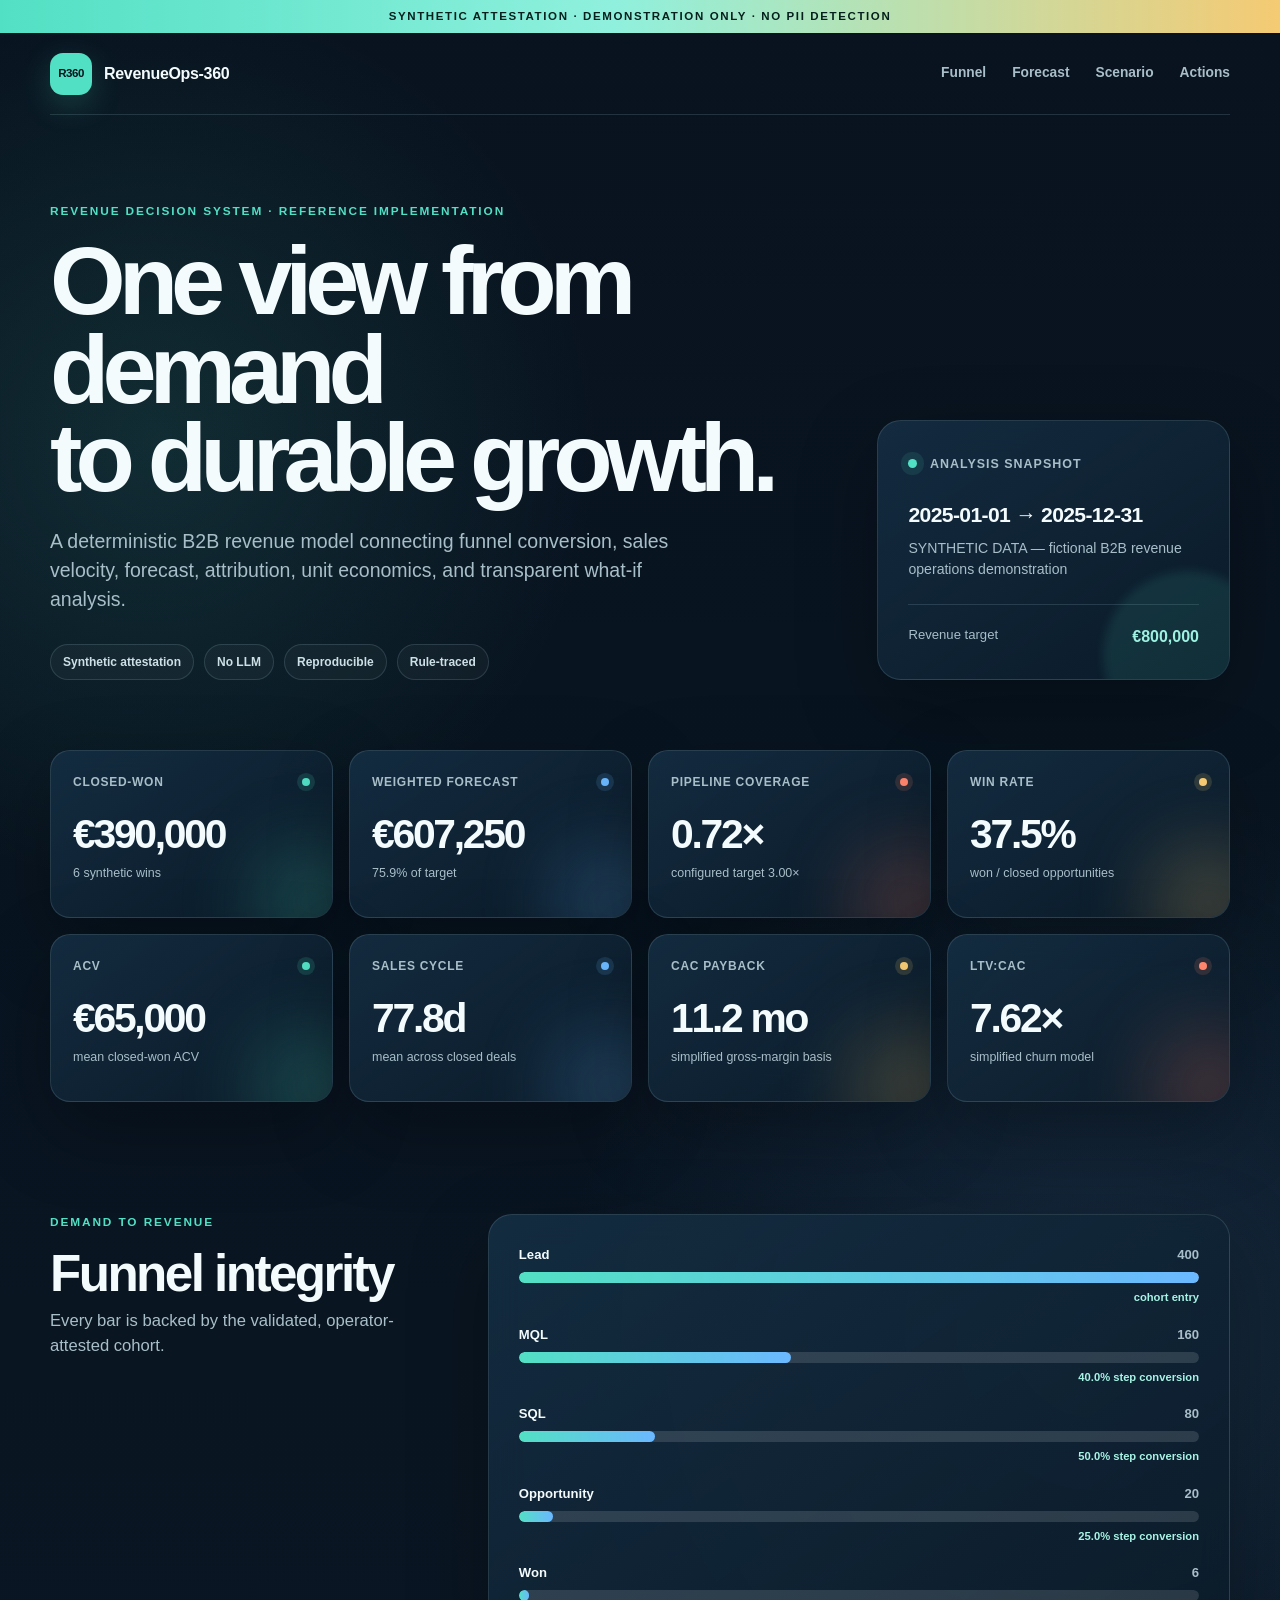
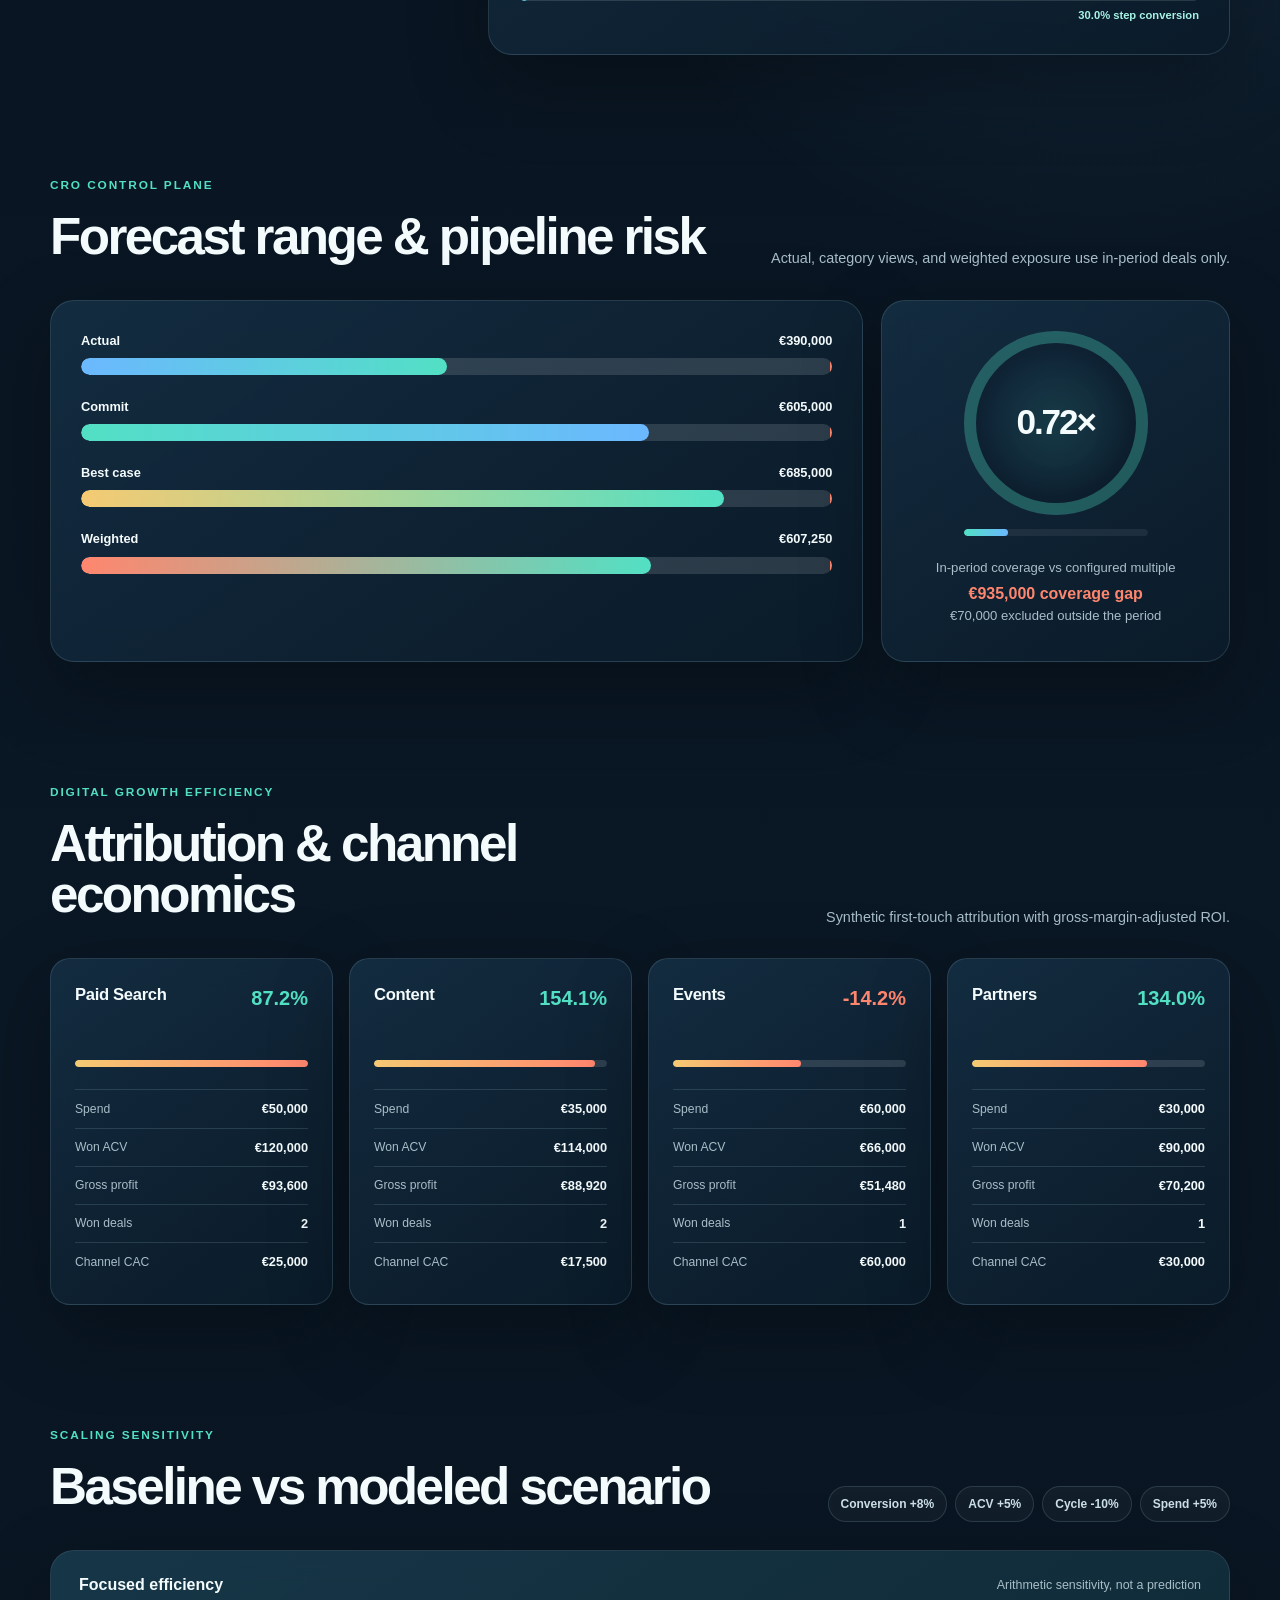
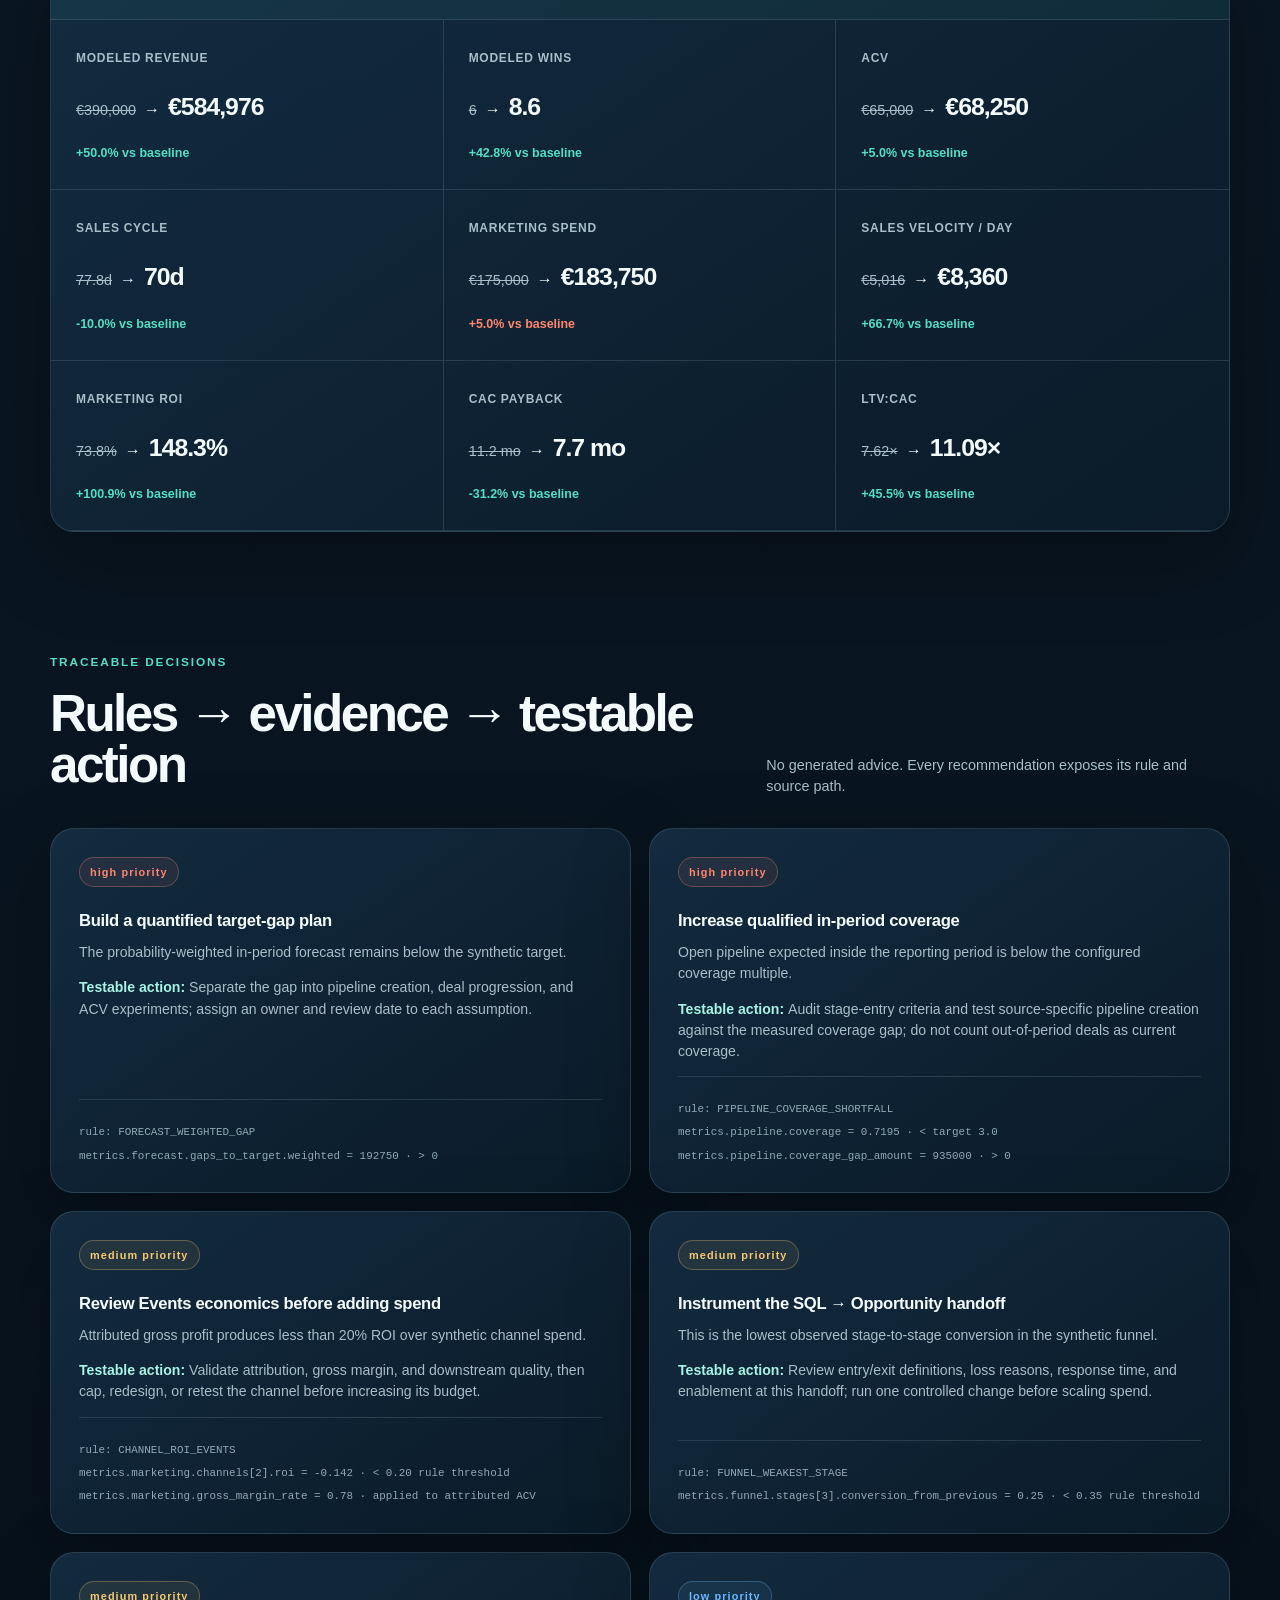
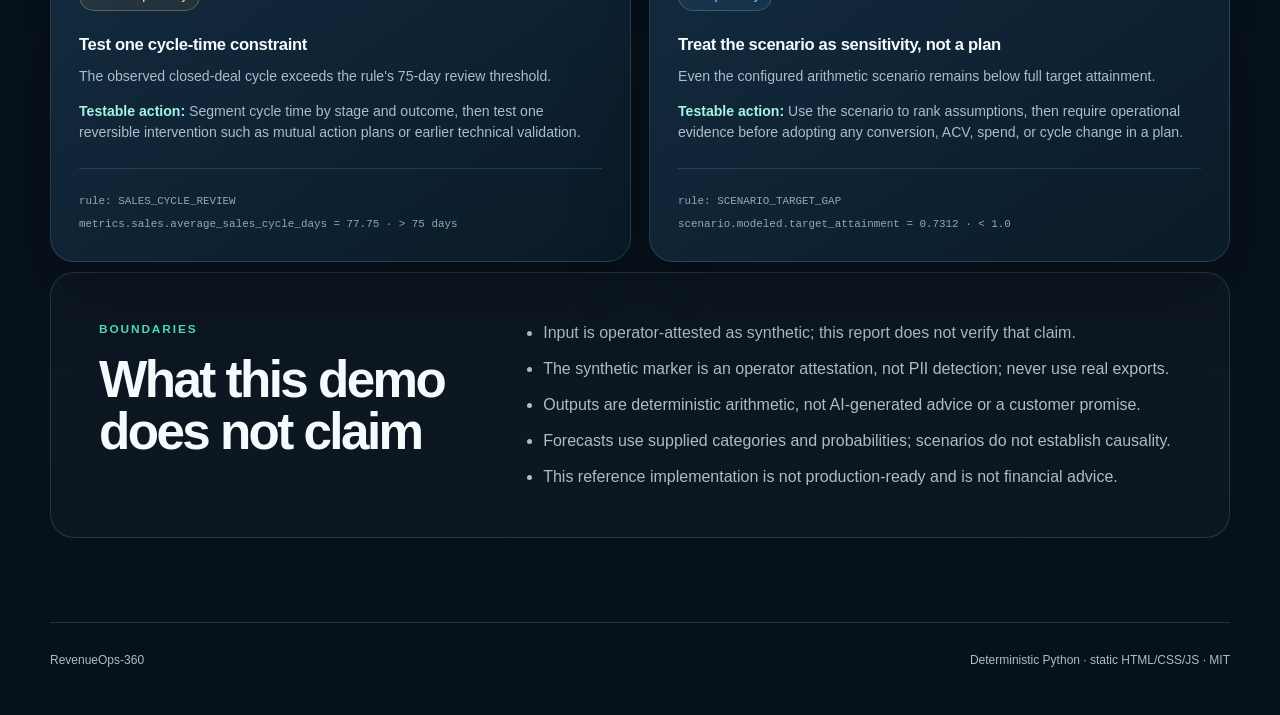
<file: docs/index.html>
<!doctype html>
<html lang="en">
  <head>
    <meta charset="utf-8">
    <meta name="viewport" content="width=device-width, initial-scale=1">
    <meta name="theme-color" content="#08131f">
    <meta name="description" content="Synthetic RevenueOps-360 analytics demonstration">
    <meta http-equiv="Content-Security-Policy" content="default-src 'self'; script-src 'self'; style-src 'self'; img-src 'self' data:; object-src 'none'; base-uri 'none'; form-action 'none'">
    <title>RevenueOps-360 · Synthetic Revenue Command Center</title>
    <link rel="stylesheet" href="styles.css">
  </head>
  <body>
    <div class="synthetic-banner" role="status">
      SYNTHETIC ATTESTATION · DEMONSTRATION ONLY · NO PII DETECTION
    </div>

    <header class="hero shell">
      <nav class="nav" aria-label="Dashboard sections">
        <a class="brand" href="#top" aria-label="RevenueOps-360 home">
          <span class="brand-mark">R360</span>
          <span>RevenueOps-360</span>
        </a>
        <div class="nav-links">
          <a href="#funnel">Funnel</a>
          <a href="#forecast">Forecast</a>
          <a href="#scenario">Scenario</a>
          <a href="#actions">Actions</a>
        </div>
      </nav>

      <div class="hero-grid" id="top">
        <div>
          <p class="eyebrow">Revenue decision system · reference implementation</p>
          <h1>One view from demand<br>to durable growth.</h1>
          <p class="hero-copy">
            A deterministic B2B revenue model connecting funnel conversion, sales velocity,
            forecast, attribution, unit economics, and transparent what-if analysis.
          </p>
          <div class="trust-row" aria-label="System properties">
            <span>Synthetic attestation</span>
            <span>No LLM</span>
            <span>Reproducible</span>
            <span>Rule-traced</span>
          </div>
        </div>
        <aside class="hero-panel" aria-label="Dataset summary">
          <span class="pulse"></span>
          <p class="panel-label">Analysis snapshot</p>
          <strong id="period">—</strong>
          <p id="dataset-label">—</p>
          <div class="target-line">
            <span>Revenue target</span>
            <strong id="target">—</strong>
          </div>
        </aside>
      </div>
    </header>

    <main class="shell">
      <section class="kpi-grid" id="scorecard" aria-label="Executive scorecard"></section>

      <section class="section split" id="funnel">
        <div>
          <p class="eyebrow">Demand to revenue</p>
          <h2>Funnel integrity</h2>
          <p class="section-copy">Every bar is backed by the validated, operator-attested cohort.</p>
        </div>
        <div class="card chart-card" id="funnel-chart" aria-label="Funnel conversion chart"></div>
      </section>

      <section class="section" id="forecast">
        <div class="section-heading">
          <div>
            <p class="eyebrow">CRO control plane</p>
            <h2>Forecast range & pipeline risk</h2>
          </div>
          <p class="section-copy">Actual, category views, and weighted exposure use in-period deals only.</p>
        </div>
        <div class="two-column">
          <div class="card chart-card" id="forecast-chart" aria-label="Forecast comparison chart"></div>
          <div class="card coverage-card" id="coverage-card"></div>
        </div>
      </section>

      <section class="section" id="marketing">
        <div class="section-heading">
          <div>
            <p class="eyebrow">Digital growth efficiency</p>
            <h2>Attribution & channel economics</h2>
          </div>
          <p class="section-copy">Synthetic first-touch attribution with gross-margin-adjusted ROI.</p>
        </div>
        <div class="channel-grid" id="channel-grid"></div>
      </section>

      <section class="section scenario-section" id="scenario">
        <div class="section-heading">
          <div>
            <p class="eyebrow">Scaling sensitivity</p>
            <h2>Baseline vs modeled scenario</h2>
          </div>
          <div class="scenario-inputs" id="scenario-inputs"></div>
        </div>
        <div class="card scenario-card">
          <div class="scenario-note">
            <strong id="scenario-name">—</strong>
            <span>Arithmetic sensitivity, not a prediction</span>
          </div>
          <div id="scenario-comparison" class="scenario-comparison"></div>
        </div>
      </section>

      <section class="section" id="actions">
        <div class="section-heading">
          <div>
            <p class="eyebrow">Traceable decisions</p>
            <h2>Rules → evidence → testable action</h2>
          </div>
          <p class="section-copy">No generated advice. Every recommendation exposes its rule and source path.</p>
        </div>
        <div class="recommendation-grid" id="recommendations"></div>
      </section>

      <section class="section methodology" id="methodology">
        <div>
          <p class="eyebrow">Boundaries</p>
          <h2>What this demo does not claim</h2>
        </div>
        <ul id="disclaimers"></ul>
      </section>
    </main>

    <footer class="footer shell">
      <span>RevenueOps-360</span>
      <span>Deterministic Python · static HTML/CSS/JS · MIT</span>
    </footer>

    <noscript>This dashboard requires local JavaScript to render the embedded synthetic report.</noscript>
    <template id="report-data">{"dataset": {"currency": "EUR", "dataset_id": "synthetic-b2b-revenue-v1", "label": "SYNTHETIC DATA — fictional B2B revenue operations demonstration", "period_end": "2025-12-31", "period_start": "2025-01-01", "synthetic": true}, "disclaimers": ["Input is operator-attested as synthetic; this report does not verify that claim.", "The synthetic marker is an operator attestation, not PII detection; never use real exports.", "Outputs are deterministic arithmetic, not AI-generated advice or a customer promise.", "Forecasts use supplied categories and probabilities; scenarios do not establish causality.", "This reference implementation is not production-ready and is not financial advice."], "metrics": {"forecast": {"actual": 390000.0, "attainment": {"actual": 0.4875, "best_case": 0.8562, "commit": 0.7562, "weighted": 0.7591}, "best_case": 685000.0, "commit": 605000.0, "formula_notes": {"best_case": "actual + in-period commit + in-period best_case ACV", "commit": "actual + full ACV of in-period commit opportunities", "weighted": "actual + sum(in-period open ACV * probability)"}, "gaps_to_target": {"actual": 410000.0, "best_case": 115000.0, "commit": 195000.0, "weighted": 192750.0}, "target": 800000.0, "weighted": 607250.0}, "funnel": {"formula": "next_stage_count / previous_stage_count", "overall_conversion": 0.015, "stages": [{"conversion_from_previous": null, "count": 400, "stage": "Lead"}, {"conversion_from_previous": 0.4, "count": 160, "stage": "MQL"}, {"conversion_from_previous": 0.5, "count": 80, "stage": "SQL"}, {"conversion_from_previous": 0.25, "count": 20, "stage": "Opportunity"}, {"conversion_from_previous": 0.3, "count": 6, "stage": "Won"}]}, "marketing": {"attributed_gross_profit": 304200.0, "attributed_revenue": 390000.0, "attribution_model": "synthetic first-touch marketing_source", "channels": [{"attributed_gross_profit": 93600.0, "attributed_revenue": 120000.0, "channel": "Paid Search", "channel_cac": 25000.0, "cost_per_lead": 384.62, "leads": 130, "opportunities": 6, "roas": 2.4, "roi": 0.872, "roi_unavailable_reason": null, "spend": 50000.0, "won_deals": 2}, {"attributed_gross_profit": 88920.0, "attributed_revenue": 114000.0, "channel": "Content", "channel_cac": 17500.0, "cost_per_lead": 291.67, "leads": 120, "opportunities": 6, "roas": 3.2571, "roi": 1.5406, "roi_unavailable_reason": null, "spend": 35000.0, "won_deals": 2}, {"attributed_gross_profit": 51480.0, "attributed_revenue": 66000.0, "channel": "Events", "channel_cac": 60000.0, "cost_per_lead": 750.0, "leads": 80, "opportunities": 4, "roas": 1.1, "roi": -0.142, "roi_unavailable_reason": null, "spend": 60000.0, "won_deals": 1}, {"attributed_gross_profit": 70200.0, "attributed_revenue": 90000.0, "channel": "Partners", "channel_cac": 30000.0, "cost_per_lead": 428.57, "leads": 70, "opportunities": 4, "roas": 3.0, "roi": 1.34, "roi_unavailable_reason": null, "spend": 30000.0, "won_deals": 1}], "cost_per_lead": 437.5, "formula": "ROI = (closed-won attributed ACV * gross margin rate - channel spend) / channel spend", "gross_margin_rate": 0.78, "marketing_cac": 29166.67, "roas": 2.2286, "roi": 0.7383, "roi_unavailable_reason": null, "total_spend": 175000.0}, "pipeline": {"all_open_pipeline": 365000.0, "coverage": 0.7195, "coverage_gap_amount": 935000.0, "coverage_status": "measured", "coverage_target": 3.0, "formula": "in_period_open_pipeline / max(target - actual, 0)", "in_period_open_deals": 3, "in_period_open_pipeline": 295000.0, "out_of_period_open_pipeline": 70000.0, "remaining_target": 410000.0}, "sales": {"average_contract_value": 65000.0, "average_sales_cycle_days": 77.75, "closed_won_revenue": 390000.0, "formulas": {"average_contract_value": "closed_won_revenue / won_deals", "sales_cycle": "mean(close_date - created_date) across closed deals", "sales_velocity": "funnel opportunities * opportunity-to-won rate * ACV / cycle", "win_rate": "won / (won + lost)"}, "lost_deals": 10, "median_sales_cycle_days": 72.5, "open_deals": 4, "sales_velocity_opportunity_to_won_rate": 0.3, "sales_velocity_per_day": 5016.08, "win_rate": 0.375, "won_deals": 6}, "unit_economics": {"annual_logo_churn_rate": 0.14, "blended_cac": 47500.0, "cac_payback_months": 11.24, "estimated_ltv": 362142.86, "formula_notes": {"blended_cac": "(marketing spend + sales acquisition spend) / new customers", "cac_payback": "blended CAC / (ACV * gross margin / 12)", "estimated_ltv": "ACV * gross margin / annual logo churn", "ltv_to_cac": "estimated LTV / blended CAC"}, "gross_margin_rate": 0.78, "ltv_to_cac": 7.62, "marketing_spend": 175000.0, "new_customers": 6, "sales_acquisition_spend": 110000.0, "total_acquisition_spend": 285000.0, "unavailable_reasons": []}}, "recommendations": [{"action": "Separate the gap into pipeline creation, deal progression, and ACV experiments; assign an owner and review date to each assumption.", "engine": "deterministic-threshold-rules-v1", "evidence": [{"comparison": "\u003e 0", "metric": "weighted_gap_to_target", "source": "metrics.forecast.gaps_to_target.weighted", "value": 192750.0}], "finding": "The probability-weighted in-period forecast remains below the synthetic target.", "priority": "high", "rule_id": "FORECAST_WEIGHTED_GAP", "title": "Build a quantified target-gap plan"}, {"action": "Audit stage-entry criteria and test source-specific pipeline creation against the measured coverage gap; do not count out-of-period deals as current coverage.", "engine": "deterministic-threshold-rules-v1", "evidence": [{"comparison": "\u003c target 3.0", "metric": "pipeline_coverage", "source": "metrics.pipeline.coverage", "value": 0.7195}, {"comparison": "\u003e 0", "metric": "coverage_gap_amount", "source": "metrics.pipeline.coverage_gap_amount", "value": 935000.0}], "finding": "Open pipeline expected inside the reporting period is below the configured coverage multiple.", "priority": "high", "rule_id": "PIPELINE_COVERAGE_SHORTFALL", "title": "Increase qualified in-period coverage"}, {"action": "Validate attribution, gross margin, and downstream quality, then cap, redesign, or retest the channel before increasing its budget.", "engine": "deterministic-threshold-rules-v1", "evidence": [{"comparison": "\u003c 0.20 rule threshold", "metric": "channel_roi", "source": "metrics.marketing.channels[2].roi", "value": -0.142}, {"comparison": "applied to attributed ACV", "metric": "gross_margin_rate", "source": "metrics.marketing.gross_margin_rate", "value": 0.78}], "finding": "Attributed gross profit produces less than 20% ROI over synthetic channel spend.", "priority": "medium", "rule_id": "CHANNEL_ROI_EVENTS", "title": "Review Events economics before adding spend"}, {"action": "Review entry/exit definitions, loss reasons, response time, and enablement at this handoff; run one controlled change before scaling spend.", "engine": "deterministic-threshold-rules-v1", "evidence": [{"comparison": "\u003c 0.35 rule threshold", "metric": "stage_conversion", "source": "metrics.funnel.stages[3].conversion_from_previous", "value": 0.25}], "finding": "This is the lowest observed stage-to-stage conversion in the synthetic funnel.", "priority": "medium", "rule_id": "FUNNEL_WEAKEST_STAGE", "title": "Instrument the SQL → Opportunity handoff"}, {"action": "Segment cycle time by stage and outcome, then test one reversible intervention such as mutual action plans or earlier technical validation.", "engine": "deterministic-threshold-rules-v1", "evidence": [{"comparison": "\u003e 75 days", "metric": "average_sales_cycle_days", "source": "metrics.sales.average_sales_cycle_days", "value": 77.75}], "finding": "The observed closed-deal cycle exceeds the rule's 75-day review threshold.", "priority": "medium", "rule_id": "SALES_CYCLE_REVIEW", "title": "Test one cycle-time constraint"}, {"action": "Use the scenario to rank assumptions, then require operational evidence before adopting any conversion, ACV, spend, or cycle change in a plan.", "engine": "deterministic-threshold-rules-v1", "evidence": [{"comparison": "\u003c 1.0", "metric": "modeled_target_attainment", "source": "scenario.modeled.target_attainment", "value": 0.7312}], "finding": "Even the configured arithmetic scenario remains below full target attainment.", "priority": "low", "rule_id": "SCENARIO_TARGET_GAP", "title": "Treat the scenario as sensitivity, not a plan"}], "report_version": "1.0", "scenario": {"assumptions": ["Marketing lead volume changes linearly with marketing spend.", "The conversion change is relative and applied to every stage, capped at 100%.", "ACV and cycle changes are relative to observed synthetic baselines.", "Marketing ROI uses attributed modeled ACV multiplied by gross margin before spend.", "Fractional modeled deals are expected-value planning units, not customer promises.", "No causal effect is inferred; the scenario is arithmetic sensitivity analysis."], "baseline": {"acv": 65000.0, "attributed_gross_profit": 304200.0, "available": true, "blended_cac": 47500.0, "cac_payback_months": 11.24, "cycle_days": 77.75, "estimated_ltv": 362142.86, "ltv_to_cac": 7.62, "marketing_roi": 0.7383, "marketing_roi_unavailable_reason": null, "marketing_spend": 175000.0, "modeled_opportunities": 20.0, "modeled_revenue": 390000.0, "modeled_win_rate": 0.3, "modeled_wins": 6.0, "sales_velocity_per_day": 5016.08, "stage_conversions": [{"from": "Lead", "modeled_conversion": 0.4, "to": "MQL"}, {"from": "MQL", "modeled_conversion": 0.5, "to": "SQL"}, {"from": "SQL", "modeled_conversion": 0.25, "to": "Opportunity"}, {"from": "Opportunity", "modeled_conversion": 0.3, "to": "Won"}], "stage_counts": [{"modeled_count": 400.0, "stage": "Lead"}, {"modeled_count": 160.0, "stage": "MQL"}, {"modeled_count": 80.0, "stage": "SQL"}, {"modeled_count": 20.0, "stage": "Opportunity"}, {"modeled_count": 6.0, "stage": "Won"}], "target_attainment": 0.4875}, "delta": {"acv": {"absolute": 3250.0, "relative_pct": 5.0}, "blended_cac": {"absolute": -13227.77, "relative_pct": -27.85}, "cac_payback_months": {"absolute": -3.51, "relative_pct": -31.23}, "cycle_days": {"absolute": -7.77, "relative_pct": -9.99}, "ltv_to_cac": {"absolute": 3.47, "relative_pct": 45.54}, "marketing_roi": {"absolute": 0.7449, "relative_pct": 100.89}, "marketing_spend": {"absolute": 8750.0, "relative_pct": 5.0}, "modeled_revenue": {"absolute": 194976.24, "relative_pct": 49.99}, "modeled_wins": {"absolute": 2.57, "relative_pct": 42.83}, "sales_velocity_per_day": {"absolute": 3343.71, "relative_pct": 66.66}, "target_attainment": {"absolute": 0.2437, "relative_pct": 49.99}}, "inputs": {"acv_change_pct": 5.0, "conversion_lift_pct": 8.0, "cycle_change_pct": -10.0, "marketing_spend_change_pct": 5.0, "name": "Focused efficiency"}, "modeled": {"acv": 68250.0, "attributed_gross_profit": 456281.47, "available": true, "blended_cac": 34272.23, "cac_payback_months": 7.73, "cycle_days": 69.98, "estimated_ltv": 380250.0, "ltv_to_cac": 11.09, "marketing_roi": 1.4832, "marketing_roi_unavailable_reason": null, "marketing_spend": 183750.0, "modeled_opportunities": 26.45, "modeled_revenue": 584976.24, "modeled_win_rate": 0.324, "modeled_wins": 8.57, "sales_velocity_per_day": 8359.79, "stage_conversions": [{"from": "Lead", "modeled_conversion": 0.432, "to": "MQL"}, {"from": "MQL", "modeled_conversion": 0.54, "to": "SQL"}, {"from": "SQL", "modeled_conversion": 0.27, "to": "Opportunity"}, {"from": "Opportunity", "modeled_conversion": 0.324, "to": "Won"}], "stage_counts": [{"modeled_count": 420.0, "stage": "Lead"}, {"modeled_count": 181.44, "stage": "MQL"}, {"modeled_count": 97.98, "stage": "SQL"}, {"modeled_count": 26.45, "stage": "Opportunity"}, {"modeled_count": 8.57, "stage": "Won"}], "target_attainment": 0.7312}, "name": "Focused efficiency"}}</template>
    <script src="app.js" defer></script>
  </body>
</html>
</file>
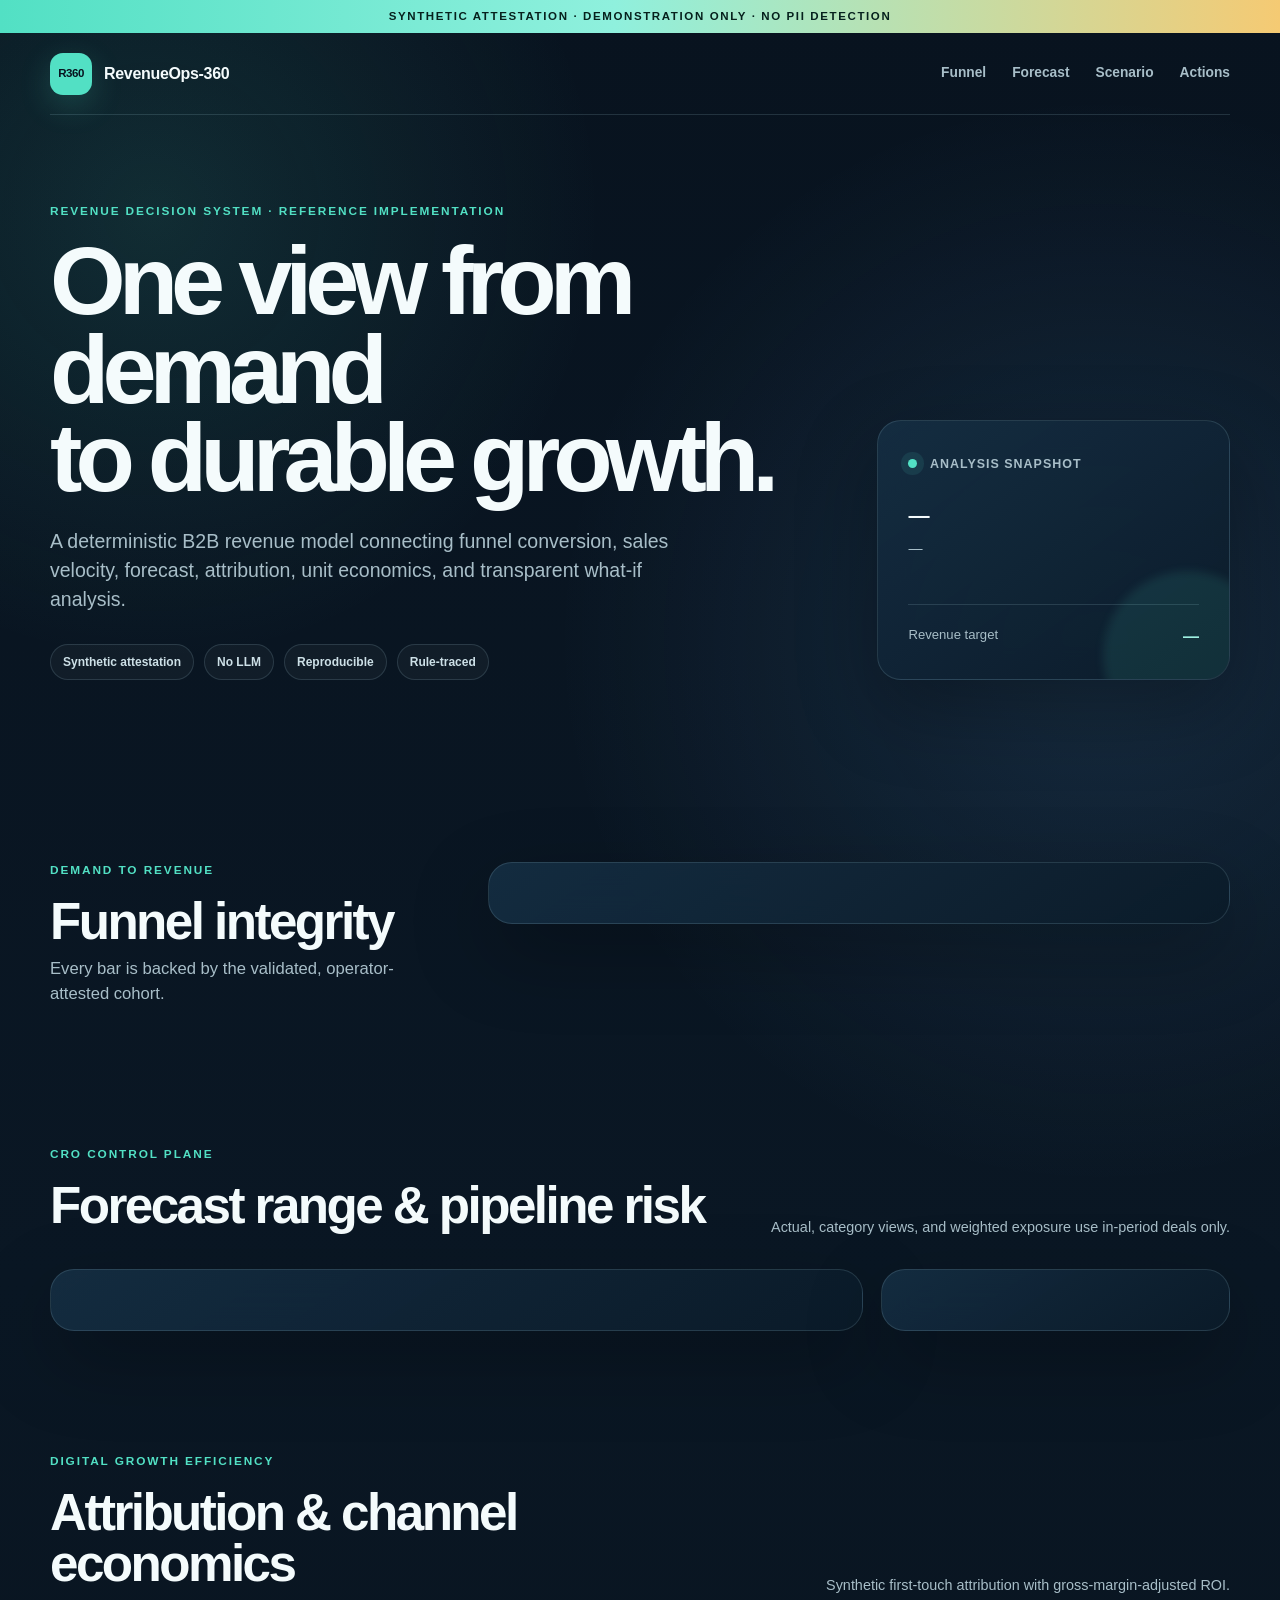
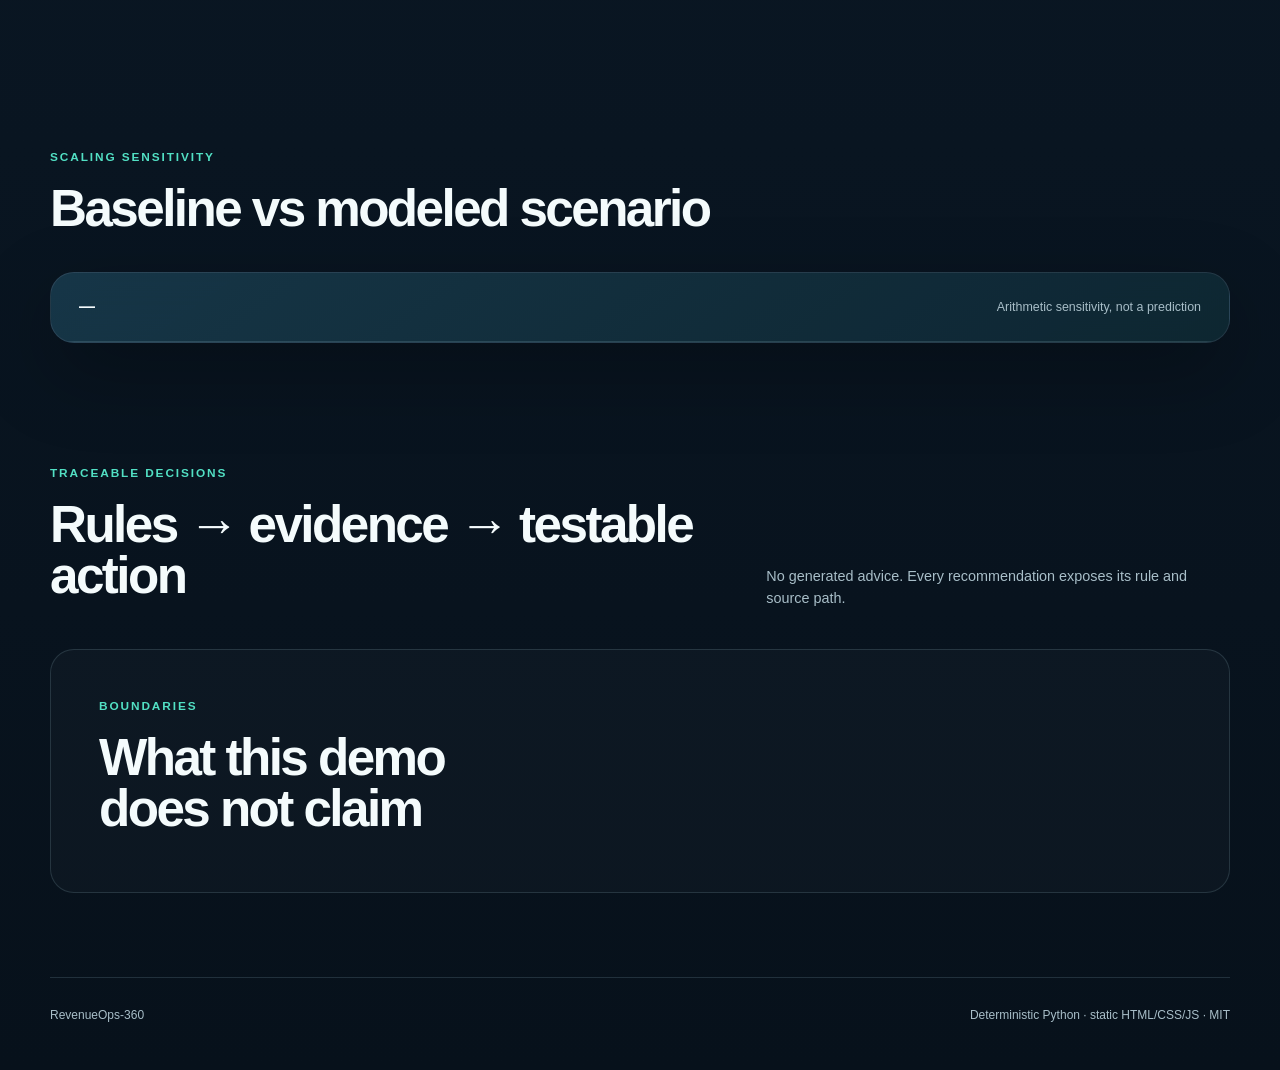
<file: revenueops/web/index.html>
<!doctype html>
<html lang="en">
  <head>
    <meta charset="utf-8">
    <meta name="viewport" content="width=device-width, initial-scale=1">
    <meta name="theme-color" content="#08131f">
    <meta name="description" content="Synthetic RevenueOps-360 analytics demonstration">
    <meta http-equiv="Content-Security-Policy" content="default-src 'self'; script-src 'self'; style-src 'self'; img-src 'self' data:; object-src 'none'; base-uri 'none'; form-action 'none'">
    <title>RevenueOps-360 · Synthetic Revenue Command Center</title>
    <link rel="stylesheet" href="styles.css">
  </head>
  <body>
    <div class="synthetic-banner" role="status">
      SYNTHETIC ATTESTATION · DEMONSTRATION ONLY · NO PII DETECTION
    </div>

    <header class="hero shell">
      <nav class="nav" aria-label="Dashboard sections">
        <a class="brand" href="#top" aria-label="RevenueOps-360 home">
          <span class="brand-mark">R360</span>
          <span>RevenueOps-360</span>
        </a>
        <div class="nav-links">
          <a href="#funnel">Funnel</a>
          <a href="#forecast">Forecast</a>
          <a href="#scenario">Scenario</a>
          <a href="#actions">Actions</a>
        </div>
      </nav>

      <div class="hero-grid" id="top">
        <div>
          <p class="eyebrow">Revenue decision system · reference implementation</p>
          <h1>One view from demand<br>to durable growth.</h1>
          <p class="hero-copy">
            A deterministic B2B revenue model connecting funnel conversion, sales velocity,
            forecast, attribution, unit economics, and transparent what-if analysis.
          </p>
          <div class="trust-row" aria-label="System properties">
            <span>Synthetic attestation</span>
            <span>No LLM</span>
            <span>Reproducible</span>
            <span>Rule-traced</span>
          </div>
        </div>
        <aside class="hero-panel" aria-label="Dataset summary">
          <span class="pulse"></span>
          <p class="panel-label">Analysis snapshot</p>
          <strong id="period">—</strong>
          <p id="dataset-label">—</p>
          <div class="target-line">
            <span>Revenue target</span>
            <strong id="target">—</strong>
          </div>
        </aside>
      </div>
    </header>

    <main class="shell">
      <section class="kpi-grid" id="scorecard" aria-label="Executive scorecard"></section>

      <section class="section split" id="funnel">
        <div>
          <p class="eyebrow">Demand to revenue</p>
          <h2>Funnel integrity</h2>
          <p class="section-copy">Every bar is backed by the validated, operator-attested cohort.</p>
        </div>
        <div class="card chart-card" id="funnel-chart" aria-label="Funnel conversion chart"></div>
      </section>

      <section class="section" id="forecast">
        <div class="section-heading">
          <div>
            <p class="eyebrow">CRO control plane</p>
            <h2>Forecast range & pipeline risk</h2>
          </div>
          <p class="section-copy">Actual, category views, and weighted exposure use in-period deals only.</p>
        </div>
        <div class="two-column">
          <div class="card chart-card" id="forecast-chart" aria-label="Forecast comparison chart"></div>
          <div class="card coverage-card" id="coverage-card"></div>
        </div>
      </section>

      <section class="section" id="marketing">
        <div class="section-heading">
          <div>
            <p class="eyebrow">Digital growth efficiency</p>
            <h2>Attribution & channel economics</h2>
          </div>
          <p class="section-copy">Synthetic first-touch attribution with gross-margin-adjusted ROI.</p>
        </div>
        <div class="channel-grid" id="channel-grid"></div>
      </section>

      <section class="section scenario-section" id="scenario">
        <div class="section-heading">
          <div>
            <p class="eyebrow">Scaling sensitivity</p>
            <h2>Baseline vs modeled scenario</h2>
          </div>
          <div class="scenario-inputs" id="scenario-inputs"></div>
        </div>
        <div class="card scenario-card">
          <div class="scenario-note">
            <strong id="scenario-name">—</strong>
            <span>Arithmetic sensitivity, not a prediction</span>
          </div>
          <div id="scenario-comparison" class="scenario-comparison"></div>
        </div>
      </section>

      <section class="section" id="actions">
        <div class="section-heading">
          <div>
            <p class="eyebrow">Traceable decisions</p>
            <h2>Rules → evidence → testable action</h2>
          </div>
          <p class="section-copy">No generated advice. Every recommendation exposes its rule and source path.</p>
        </div>
        <div class="recommendation-grid" id="recommendations"></div>
      </section>

      <section class="section methodology" id="methodology">
        <div>
          <p class="eyebrow">Boundaries</p>
          <h2>What this demo does not claim</h2>
        </div>
        <ul id="disclaimers"></ul>
      </section>
    </main>

    <footer class="footer shell">
      <span>RevenueOps-360</span>
      <span>Deterministic Python · static HTML/CSS/JS · MIT</span>
    </footer>

    <noscript>This dashboard requires local JavaScript to render the embedded synthetic report.</noscript>
    <template id="report-data">{{REPORT_JSON}}</template>
    <script src="app.js" defer></script>
  </body>
</html>
</file>
<file: docs/styles.css>
:root {
  --ink: #08131f;
  --ink-soft: #102437;
  --panel: rgba(15, 33, 49, 0.88);
  --panel-strong: #132c42;
  --line: rgba(166, 210, 223, 0.16);
  --text: #f4fbfc;
  --muted: #a8bec8;
  --teal: #52e0c4;
  --teal-soft: #a7f3e5;
  --coral: #ff866e;
  --gold: #f5ca73;
  --blue: #6bb8ff;
  --danger: #ff7e8b;
  --radius: 24px;
  --shadow: 0 28px 80px rgba(0, 0, 0, 0.28);
}

* {
  box-sizing: border-box;
}

html {
  scroll-behavior: smooth;
  background: var(--ink);
}

body {
  margin: 0;
  min-width: 320px;
  color: var(--text);
  background:
    radial-gradient(circle at 12% 8%, rgba(82, 224, 196, 0.12), transparent 28rem),
    radial-gradient(circle at 86% 24%, rgba(107, 184, 255, 0.13), transparent 34rem),
    linear-gradient(180deg, #08131f 0%, #0a1724 48%, #07111b 100%);
  font-family: Inter, ui-sans-serif, -apple-system, BlinkMacSystemFont, "Segoe UI", sans-serif;
  line-height: 1.5;
}

body::before {
  position: fixed;
  inset: 0;
  z-index: -1;
  background-image:
    linear-gradient(rgba(255, 255, 255, 0.018) 1px, transparent 1px),
    linear-gradient(90deg, rgba(255, 255, 255, 0.018) 1px, transparent 1px);
  background-size: 42px 42px;
  content: "";
  mask-image: linear-gradient(to bottom, black, transparent 82%);
}

a {
  color: inherit;
}

.shell {
  width: min(1180px, calc(100% - 40px));
  margin-inline: auto;
}

.synthetic-banner {
  position: relative;
  z-index: 10;
  padding: 8px 20px;
  color: #06211d;
  background: linear-gradient(90deg, var(--teal), #8ff0dd 48%, var(--gold));
  font-size: 0.72rem;
  font-weight: 900;
  letter-spacing: 0.14em;
  text-align: center;
}

.hero {
  padding-bottom: 58px;
}

.nav {
  display: flex;
  align-items: center;
  justify-content: space-between;
  min-height: 82px;
  border-bottom: 1px solid var(--line);
}

.brand {
  display: inline-flex;
  gap: 12px;
  align-items: center;
  font-weight: 800;
  text-decoration: none;
  letter-spacing: -0.02em;
}

.brand-mark {
  display: grid;
  width: 42px;
  height: 42px;
  place-items: center;
  color: var(--ink);
  border-radius: 13px;
  background: var(--teal);
  font-size: 0.72rem;
  letter-spacing: -0.04em;
  box-shadow: 0 10px 32px rgba(82, 224, 196, 0.2);
}

.nav-links {
  display: flex;
  gap: 26px;
}

.nav-links a {
  color: var(--muted);
  font-size: 0.86rem;
  font-weight: 650;
  text-decoration: none;
}

.nav-links a:hover,
.nav-links a:focus-visible {
  color: var(--teal-soft);
}

.hero-grid {
  display: grid;
  grid-template-columns: minmax(0, 1.5fr) minmax(300px, 0.7fr);
  gap: 72px;
  align-items: end;
  padding-top: 88px;
}

.eyebrow {
  margin: 0 0 16px;
  color: var(--teal);
  font-size: 0.74rem;
  font-weight: 850;
  letter-spacing: 0.16em;
  text-transform: uppercase;
}

h1,
h2,
h3,
p {
  margin-top: 0;
}

h1 {
  max-width: 820px;
  margin-bottom: 24px;
  font-size: clamp(3.5rem, 7.6vw, 6.8rem);
  font-weight: 760;
  line-height: 0.91;
  letter-spacing: -0.072em;
}

h2 {
  margin-bottom: 10px;
  font-size: clamp(2rem, 4vw, 3.45rem);
  line-height: 1;
  letter-spacing: -0.05em;
}

h3 {
  margin-bottom: 8px;
  font-size: 1.04rem;
  letter-spacing: -0.02em;
}

.hero-copy,
.section-copy {
  max-width: 660px;
  color: var(--muted);
  font-size: 1.04rem;
}

.hero-copy {
  font-size: clamp(1rem, 1.6vw, 1.22rem);
}

.trust-row {
  display: flex;
  flex-wrap: wrap;
  gap: 10px;
  margin-top: 30px;
}

.trust-row span,
.scenario-inputs span {
  padding: 8px 12px;
  border: 1px solid var(--line);
  border-radius: 999px;
  color: #cde0e7;
  background: rgba(255, 255, 255, 0.035);
  font-size: 0.75rem;
  font-weight: 700;
}

.hero-panel,
.card,
.kpi-card,
.channel-card,
.recommendation {
  border: 1px solid var(--line);
  background: linear-gradient(145deg, rgba(21, 46, 67, 0.9), rgba(11, 27, 41, 0.94));
  box-shadow: var(--shadow);
  backdrop-filter: blur(16px);
}

.hero-panel {
  position: relative;
  overflow: hidden;
  padding: 30px;
  border-radius: var(--radius);
}

.hero-panel::after {
  position: absolute;
  right: -44px;
  bottom: -62px;
  width: 170px;
  height: 170px;
  border-radius: 50%;
  background: rgba(82, 224, 196, 0.1);
  content: "";
  filter: blur(4px);
}

.pulse {
  display: inline-block;
  width: 9px;
  height: 9px;
  margin-right: 8px;
  border-radius: 50%;
  background: var(--teal);
  box-shadow: 0 0 0 7px rgba(82, 224, 196, 0.1);
}

.panel-label {
  display: inline;
  color: var(--muted);
  font-size: 0.78rem;
  font-weight: 750;
  text-transform: uppercase;
  letter-spacing: 0.08em;
}

.hero-panel > strong {
  display: block;
  margin: 24px 0 8px;
  font-size: 1.32rem;
  letter-spacing: -0.03em;
}

.hero-panel > p:not(.panel-label) {
  min-height: 44px;
  color: var(--muted);
  font-size: 0.88rem;
}

.target-line {
  display: flex;
  justify-content: space-between;
  gap: 20px;
  margin-top: 22px;
  padding-top: 20px;
  border-top: 1px solid var(--line);
}

.target-line span {
  color: var(--muted);
  font-size: 0.82rem;
}

.target-line strong {
  color: var(--teal-soft);
}

.kpi-grid {
  display: grid;
  grid-template-columns: repeat(4, minmax(0, 1fr));
  gap: 16px;
  margin-top: 12px;
}

.tone-teal {
  --kpi-color: var(--teal);
}

.tone-blue {
  --kpi-color: var(--blue);
}

.tone-coral {
  --kpi-color: var(--coral);
}

.tone-gold {
  --kpi-color: var(--gold);
}

.kpi-card {
  position: relative;
  min-height: 168px;
  padding: 22px;
  overflow: hidden;
  border-radius: 20px;
}

.kpi-card::after {
  position: absolute;
  right: -28px;
  bottom: -34px;
  width: 96px;
  height: 96px;
  border-radius: 50%;
  background: var(--kpi-color, var(--teal));
  content: "";
  filter: blur(44px);
  opacity: 0.36;
}

.kpi-top {
  display: flex;
  align-items: center;
  justify-content: space-between;
  color: var(--muted);
  font-size: 0.75rem;
  font-weight: 750;
  letter-spacing: 0.06em;
  text-transform: uppercase;
}

.kpi-dot {
  width: 8px;
  height: 8px;
  border-radius: 50%;
  background: var(--kpi-color, var(--teal));
  box-shadow: 0 0 0 5px color-mix(in srgb, var(--kpi-color, var(--teal)) 14%, transparent);
}

.kpi-value {
  display: block;
  margin: 23px 0 5px;
  font-size: clamp(1.7rem, 3.4vw, 2.55rem);
  font-weight: 780;
  line-height: 1;
  letter-spacing: -0.055em;
}

.kpi-note {
  color: var(--muted);
  font-size: 0.78rem;
}

.section {
  padding: 112px 0 10px;
  scroll-margin-top: 30px;
}

.split,
.section-heading {
  display: grid;
  grid-template-columns: minmax(0, 0.75fr) minmax(0, 1.45fr);
  gap: 54px;
  align-items: start;
}

.section-heading {
  grid-template-columns: 1fr minmax(280px, 0.7fr);
  align-items: end;
  margin-bottom: 28px;
}

.section-heading .section-copy {
  justify-self: end;
  margin-bottom: 2px;
  font-size: 0.9rem;
}

.card {
  border-radius: var(--radius);
}

.chart-card {
  padding: 30px;
}

.funnel-row + .funnel-row {
  margin-top: 19px;
}

.funnel-meta,
.forecast-meta,
.metric-line,
.comparison-row,
.channel-head {
  display: flex;
  align-items: center;
  justify-content: space-between;
  gap: 18px;
}

.funnel-meta {
  margin-bottom: 7px;
  font-size: 0.82rem;
  font-weight: 700;
}

.funnel-meta span:last-child {
  color: var(--muted);
  font-variant-numeric: tabular-nums;
}

.metric-progress {
  display: block;
  width: 100%;
  overflow: hidden;
  border: 0;
  border-radius: 999px;
  appearance: none;
}

.metric-progress::-webkit-progress-bar {
  border-radius: 999px;
  background: rgba(255, 255, 255, 0.065);
}

.metric-progress::-webkit-progress-value {
  border-radius: 999px;
  background: linear-gradient(90deg, var(--teal), var(--blue));
}

.metric-progress::-moz-progress-bar {
  border-radius: 999px;
  background: linear-gradient(90deg, var(--teal), var(--blue));
}

.funnel-progress {
  overflow: hidden;
  height: 11px;
  background: rgba(255, 255, 255, 0.065);
}

.funnel-footer {
  display: flex;
  justify-content: flex-end;
  margin-top: 6px;
}

.conversion-chip {
  color: var(--teal-soft);
  font-size: 0.7rem;
  font-weight: 750;
}

.two-column {
  display: grid;
  grid-template-columns: minmax(0, 1.4fr) minmax(280px, 0.6fr);
  gap: 18px;
}

.forecast-row + .forecast-row {
  margin-top: 22px;
}

.forecast-meta {
  margin-bottom: 8px;
  font-size: 0.8rem;
}

.forecast-meta span:first-child {
  font-weight: 750;
}

.forecast-meta strong {
  font-variant-numeric: tabular-nums;
}

.forecast-track {
  position: relative;
  height: 17px;
  overflow: hidden;
  border-radius: 999px;
  background: rgba(255, 255, 255, 0.065);
}

.forecast-progress {
  height: 17px;
  background: transparent;
}

.forecast-blue::-webkit-progress-value {
  background: linear-gradient(90deg, var(--blue), var(--teal));
}

.forecast-blue::-moz-progress-bar {
  background: linear-gradient(90deg, var(--blue), var(--teal));
}

.forecast-teal::-webkit-progress-value {
  background: linear-gradient(90deg, var(--teal), var(--blue));
}

.forecast-teal::-moz-progress-bar {
  background: linear-gradient(90deg, var(--teal), var(--blue));
}

.forecast-gold::-webkit-progress-value {
  background: linear-gradient(90deg, var(--gold), var(--teal));
}

.forecast-gold::-moz-progress-bar {
  background: linear-gradient(90deg, var(--gold), var(--teal));
}

.forecast-coral::-webkit-progress-value {
  background: linear-gradient(90deg, var(--coral), var(--teal));
}

.forecast-coral::-moz-progress-bar {
  background: linear-gradient(90deg, var(--coral), var(--teal));
}

.forecast-target {
  position: absolute;
  top: -3px;
  bottom: -3px;
  left: calc(100% - 2px);
  width: 2px;
  border-radius: 2px;
  background: var(--coral);
}

.coverage-card {
  display: grid;
  min-height: 100%;
  padding: 30px;
  place-items: center;
  text-align: center;
}

.coverage-ring {
  display: grid;
  width: 184px;
  height: 184px;
  margin-bottom: 22px;
  border-radius: 50%;
  border: 12px solid rgba(82, 224, 196, 0.3);
  background: radial-gradient(circle, rgba(82, 224, 196, 0.12), transparent 68%);
  place-items: center;
  box-shadow: inset 0 0 34px rgba(0, 0, 0, 0.2);
}

.coverage-value {
  font-size: 2.2rem;
  font-weight: 800;
  letter-spacing: -0.06em;
}

.coverage-progress {
  width: 184px;
  height: 7px;
  margin: -8px 0 22px;
}

.coverage-card p {
  margin-bottom: 5px;
  color: var(--muted);
  font-size: 0.82rem;
}

.coverage-card strong {
  color: var(--coral);
}

.channel-grid {
  display: grid;
  grid-template-columns: repeat(4, minmax(0, 1fr));
  gap: 16px;
}

.channel-card {
  padding: 24px;
  border-radius: 20px;
}

.channel-head {
  align-items: start;
  min-height: 62px;
}

.roi {
  color: var(--teal);
  font-size: 1.25rem;
  font-weight: 800;
}

.roi.low {
  color: var(--coral);
}

.channel-progress {
  height: 7px;
  margin: 15px 0 22px;
  background: rgba(255, 255, 255, 0.065);
}

.channel-progress::-webkit-progress-value {
  background: linear-gradient(90deg, var(--gold), var(--coral));
}

.channel-progress::-moz-progress-bar {
  background: linear-gradient(90deg, var(--gold), var(--coral));
}

.metric-line {
  padding: 9px 0;
  border-top: 1px solid var(--line);
  color: var(--muted);
  font-size: 0.76rem;
}

.metric-line strong {
  color: var(--text);
  font-size: 0.8rem;
  font-variant-numeric: tabular-nums;
}

.scenario-section {
  position: relative;
}

.scenario-inputs {
  display: flex;
  flex-wrap: wrap;
  gap: 8px;
  justify-content: flex-end;
}

.scenario-card {
  overflow: hidden;
}

.scenario-note {
  display: flex;
  align-items: center;
  justify-content: space-between;
  gap: 20px;
  padding: 22px 28px;
  border-bottom: 1px solid var(--line);
  background: rgba(82, 224, 196, 0.055);
}

.scenario-note span {
  color: var(--muted);
  font-size: 0.78rem;
}

.scenario-comparison {
  display: grid;
  grid-template-columns: repeat(3, minmax(0, 1fr));
}

.scenario-unavailable {
  grid-column: 1 / -1;
  margin: 0;
  padding: 32px;
  color: var(--muted);
}

.comparison-row {
  display: block;
  min-height: 170px;
  padding: 25px;
  border-right: 1px solid var(--line);
  border-bottom: 1px solid var(--line);
}

.comparison-row:nth-child(3n) {
  border-right: 0;
}

.comparison-label {
  color: var(--muted);
  font-size: 0.75rem;
  font-weight: 750;
  letter-spacing: 0.06em;
  text-transform: uppercase;
}

.compare-values {
  display: flex;
  align-items: baseline;
  gap: 8px;
  margin: 19px 0 15px;
  font-variant-numeric: tabular-nums;
}

.base-value {
  color: var(--muted);
  font-size: 0.9rem;
  text-decoration: line-through;
}

.modeled-value {
  font-size: 1.55rem;
  font-weight: 800;
  letter-spacing: -0.04em;
}

.delta {
  color: var(--teal);
  font-size: 0.78rem;
  font-weight: 750;
}

.delta.negative {
  color: var(--coral);
}

.recommendation-grid {
  display: grid;
  grid-template-columns: repeat(2, minmax(0, 1fr));
  gap: 18px;
}

.recommendation {
  display: flex;
  flex-direction: column;
  min-height: 310px;
  padding: 28px;
  border-radius: var(--radius);
}

.priority {
  align-self: flex-start;
  margin-bottom: 22px;
  padding: 6px 10px;
  border: 1px solid rgba(255, 134, 110, 0.32);
  border-radius: 999px;
  color: var(--coral);
  background: rgba(255, 134, 110, 0.08);
  font-size: 0.68rem;
  font-weight: 900;
  letter-spacing: 0.1em;
}

.priority.medium {
  color: var(--gold);
  border-color: rgba(245, 202, 115, 0.3);
  background: rgba(245, 202, 115, 0.075);
}

.priority.low {
  color: var(--blue);
  border-color: rgba(107, 184, 255, 0.3);
  background: rgba(107, 184, 255, 0.075);
}

.finding,
.action-copy {
  color: var(--muted);
  font-size: 0.88rem;
}

.action-copy strong {
  color: var(--teal-soft);
}

.evidence-list {
  margin: auto 0 0;
  padding: 17px 0 0;
  border-top: 1px solid var(--line);
  list-style: none;
}

.evidence-list li {
  margin-top: 7px;
  color: #91aab5;
  font-family: ui-monospace, SFMono-Regular, Menlo, Consolas, monospace;
  font-size: 0.68rem;
  overflow-wrap: anywhere;
}

.methodology {
  display: grid;
  grid-template-columns: minmax(260px, 0.7fr) 1.3fr;
  gap: 70px;
  margin-bottom: 84px;
  padding: 48px;
  border: 1px solid var(--line);
  border-radius: var(--radius);
  background: rgba(255, 255, 255, 0.025);
}

.methodology ul {
  margin: 0;
  padding-left: 20px;
  color: var(--muted);
}

.methodology li + li {
  margin-top: 12px;
}

.footer {
  display: flex;
  justify-content: space-between;
  gap: 24px;
  padding: 28px 0 46px;
  border-top: 1px solid var(--line);
  color: var(--muted);
  font-size: 0.75rem;
}

noscript {
  display: block;
  padding: 20px;
  color: #240a02;
  background: var(--coral);
  text-align: center;
}

@keyframes reveal {
  from {
    transform: scaleX(0);
  }
}

@media (max-width: 980px) {
  .hero-grid,
  .split,
  .section-heading,
  .methodology {
    grid-template-columns: 1fr;
  }

  .hero-grid {
    gap: 42px;
  }

  .hero-panel {
    max-width: 560px;
  }

  .kpi-grid,
  .channel-grid {
    grid-template-columns: repeat(2, minmax(0, 1fr));
  }

  .section-heading .section-copy {
    justify-self: start;
  }

  .scenario-inputs {
    justify-content: flex-start;
  }
}

@media (max-width: 720px) {
  .shell {
    width: min(100% - 28px, 1180px);
  }

  .nav-links {
    display: none;
  }

  .hero-grid {
    padding-top: 60px;
  }

  h1 {
    font-size: clamp(3.2rem, 17vw, 5rem);
  }

  .kpi-grid,
  .channel-grid,
  .two-column,
  .recommendation-grid,
  .scenario-comparison {
    grid-template-columns: 1fr;
  }

  .comparison-row,
  .comparison-row:nth-child(3n) {
    border-right: 0;
  }

  .section {
    padding-top: 84px;
  }

  .chart-card,
  .coverage-card,
  .recommendation,
  .methodology {
    padding: 22px;
  }

  .methodology {
    gap: 30px;
  }

  .scenario-note,
  .footer {
    align-items: flex-start;
    flex-direction: column;
  }
}

@media (prefers-reduced-motion: reduce) {
  html {
    scroll-behavior: auto;
  }

  *,
  *::before,
  *::after {
    animation-duration: 0.01ms !important;
    animation-iteration-count: 1 !important;
  }
}
</file>
<file: revenueops/web/styles.css>
:root {
  --ink: #08131f;
  --ink-soft: #102437;
  --panel: rgba(15, 33, 49, 0.88);
  --panel-strong: #132c42;
  --line: rgba(166, 210, 223, 0.16);
  --text: #f4fbfc;
  --muted: #a8bec8;
  --teal: #52e0c4;
  --teal-soft: #a7f3e5;
  --coral: #ff866e;
  --gold: #f5ca73;
  --blue: #6bb8ff;
  --danger: #ff7e8b;
  --radius: 24px;
  --shadow: 0 28px 80px rgba(0, 0, 0, 0.28);
}

* {
  box-sizing: border-box;
}

html {
  scroll-behavior: smooth;
  background: var(--ink);
}

body {
  margin: 0;
  min-width: 320px;
  color: var(--text);
  background:
    radial-gradient(circle at 12% 8%, rgba(82, 224, 196, 0.12), transparent 28rem),
    radial-gradient(circle at 86% 24%, rgba(107, 184, 255, 0.13), transparent 34rem),
    linear-gradient(180deg, #08131f 0%, #0a1724 48%, #07111b 100%);
  font-family: Inter, ui-sans-serif, -apple-system, BlinkMacSystemFont, "Segoe UI", sans-serif;
  line-height: 1.5;
}

body::before {
  position: fixed;
  inset: 0;
  z-index: -1;
  background-image:
    linear-gradient(rgba(255, 255, 255, 0.018) 1px, transparent 1px),
    linear-gradient(90deg, rgba(255, 255, 255, 0.018) 1px, transparent 1px);
  background-size: 42px 42px;
  content: "";
  mask-image: linear-gradient(to bottom, black, transparent 82%);
}

a {
  color: inherit;
}

.shell {
  width: min(1180px, calc(100% - 40px));
  margin-inline: auto;
}

.synthetic-banner {
  position: relative;
  z-index: 10;
  padding: 8px 20px;
  color: #06211d;
  background: linear-gradient(90deg, var(--teal), #8ff0dd 48%, var(--gold));
  font-size: 0.72rem;
  font-weight: 900;
  letter-spacing: 0.14em;
  text-align: center;
}

.hero {
  padding-bottom: 58px;
}

.nav {
  display: flex;
  align-items: center;
  justify-content: space-between;
  min-height: 82px;
  border-bottom: 1px solid var(--line);
}

.brand {
  display: inline-flex;
  gap: 12px;
  align-items: center;
  font-weight: 800;
  text-decoration: none;
  letter-spacing: -0.02em;
}

.brand-mark {
  display: grid;
  width: 42px;
  height: 42px;
  place-items: center;
  color: var(--ink);
  border-radius: 13px;
  background: var(--teal);
  font-size: 0.72rem;
  letter-spacing: -0.04em;
  box-shadow: 0 10px 32px rgba(82, 224, 196, 0.2);
}

.nav-links {
  display: flex;
  gap: 26px;
}

.nav-links a {
  color: var(--muted);
  font-size: 0.86rem;
  font-weight: 650;
  text-decoration: none;
}

.nav-links a:hover,
.nav-links a:focus-visible {
  color: var(--teal-soft);
}

.hero-grid {
  display: grid;
  grid-template-columns: minmax(0, 1.5fr) minmax(300px, 0.7fr);
  gap: 72px;
  align-items: end;
  padding-top: 88px;
}

.eyebrow {
  margin: 0 0 16px;
  color: var(--teal);
  font-size: 0.74rem;
  font-weight: 850;
  letter-spacing: 0.16em;
  text-transform: uppercase;
}

h1,
h2,
h3,
p {
  margin-top: 0;
}

h1 {
  max-width: 820px;
  margin-bottom: 24px;
  font-size: clamp(3.5rem, 7.6vw, 6.8rem);
  font-weight: 760;
  line-height: 0.91;
  letter-spacing: -0.072em;
}

h2 {
  margin-bottom: 10px;
  font-size: clamp(2rem, 4vw, 3.45rem);
  line-height: 1;
  letter-spacing: -0.05em;
}

h3 {
  margin-bottom: 8px;
  font-size: 1.04rem;
  letter-spacing: -0.02em;
}

.hero-copy,
.section-copy {
  max-width: 660px;
  color: var(--muted);
  font-size: 1.04rem;
}

.hero-copy {
  font-size: clamp(1rem, 1.6vw, 1.22rem);
}

.trust-row {
  display: flex;
  flex-wrap: wrap;
  gap: 10px;
  margin-top: 30px;
}

.trust-row span,
.scenario-inputs span {
  padding: 8px 12px;
  border: 1px solid var(--line);
  border-radius: 999px;
  color: #cde0e7;
  background: rgba(255, 255, 255, 0.035);
  font-size: 0.75rem;
  font-weight: 700;
}

.hero-panel,
.card,
.kpi-card,
.channel-card,
.recommendation {
  border: 1px solid var(--line);
  background: linear-gradient(145deg, rgba(21, 46, 67, 0.9), rgba(11, 27, 41, 0.94));
  box-shadow: var(--shadow);
  backdrop-filter: blur(16px);
}

.hero-panel {
  position: relative;
  overflow: hidden;
  padding: 30px;
  border-radius: var(--radius);
}

.hero-panel::after {
  position: absolute;
  right: -44px;
  bottom: -62px;
  width: 170px;
  height: 170px;
  border-radius: 50%;
  background: rgba(82, 224, 196, 0.1);
  content: "";
  filter: blur(4px);
}

.pulse {
  display: inline-block;
  width: 9px;
  height: 9px;
  margin-right: 8px;
  border-radius: 50%;
  background: var(--teal);
  box-shadow: 0 0 0 7px rgba(82, 224, 196, 0.1);
}

.panel-label {
  display: inline;
  color: var(--muted);
  font-size: 0.78rem;
  font-weight: 750;
  text-transform: uppercase;
  letter-spacing: 0.08em;
}

.hero-panel > strong {
  display: block;
  margin: 24px 0 8px;
  font-size: 1.32rem;
  letter-spacing: -0.03em;
}

.hero-panel > p:not(.panel-label) {
  min-height: 44px;
  color: var(--muted);
  font-size: 0.88rem;
}

.target-line {
  display: flex;
  justify-content: space-between;
  gap: 20px;
  margin-top: 22px;
  padding-top: 20px;
  border-top: 1px solid var(--line);
}

.target-line span {
  color: var(--muted);
  font-size: 0.82rem;
}

.target-line strong {
  color: var(--teal-soft);
}

.kpi-grid {
  display: grid;
  grid-template-columns: repeat(4, minmax(0, 1fr));
  gap: 16px;
  margin-top: 12px;
}

.tone-teal {
  --kpi-color: var(--teal);
}

.tone-blue {
  --kpi-color: var(--blue);
}

.tone-coral {
  --kpi-color: var(--coral);
}

.tone-gold {
  --kpi-color: var(--gold);
}

.kpi-card {
  position: relative;
  min-height: 168px;
  padding: 22px;
  overflow: hidden;
  border-radius: 20px;
}

.kpi-card::after {
  position: absolute;
  right: -28px;
  bottom: -34px;
  width: 96px;
  height: 96px;
  border-radius: 50%;
  background: var(--kpi-color, var(--teal));
  content: "";
  filter: blur(44px);
  opacity: 0.36;
}

.kpi-top {
  display: flex;
  align-items: center;
  justify-content: space-between;
  color: var(--muted);
  font-size: 0.75rem;
  font-weight: 750;
  letter-spacing: 0.06em;
  text-transform: uppercase;
}

.kpi-dot {
  width: 8px;
  height: 8px;
  border-radius: 50%;
  background: var(--kpi-color, var(--teal));
  box-shadow: 0 0 0 5px color-mix(in srgb, var(--kpi-color, var(--teal)) 14%, transparent);
}

.kpi-value {
  display: block;
  margin: 23px 0 5px;
  font-size: clamp(1.7rem, 3.4vw, 2.55rem);
  font-weight: 780;
  line-height: 1;
  letter-spacing: -0.055em;
}

.kpi-note {
  color: var(--muted);
  font-size: 0.78rem;
}

.section {
  padding: 112px 0 10px;
  scroll-margin-top: 30px;
}

.split,
.section-heading {
  display: grid;
  grid-template-columns: minmax(0, 0.75fr) minmax(0, 1.45fr);
  gap: 54px;
  align-items: start;
}

.section-heading {
  grid-template-columns: 1fr minmax(280px, 0.7fr);
  align-items: end;
  margin-bottom: 28px;
}

.section-heading .section-copy {
  justify-self: end;
  margin-bottom: 2px;
  font-size: 0.9rem;
}

.card {
  border-radius: var(--radius);
}

.chart-card {
  padding: 30px;
}

.funnel-row + .funnel-row {
  margin-top: 19px;
}

.funnel-meta,
.forecast-meta,
.metric-line,
.comparison-row,
.channel-head {
  display: flex;
  align-items: center;
  justify-content: space-between;
  gap: 18px;
}

.funnel-meta {
  margin-bottom: 7px;
  font-size: 0.82rem;
  font-weight: 700;
}

.funnel-meta span:last-child {
  color: var(--muted);
  font-variant-numeric: tabular-nums;
}

.metric-progress {
  display: block;
  width: 100%;
  overflow: hidden;
  border: 0;
  border-radius: 999px;
  appearance: none;
}

.metric-progress::-webkit-progress-bar {
  border-radius: 999px;
  background: rgba(255, 255, 255, 0.065);
}

.metric-progress::-webkit-progress-value {
  border-radius: 999px;
  background: linear-gradient(90deg, var(--teal), var(--blue));
}

.metric-progress::-moz-progress-bar {
  border-radius: 999px;
  background: linear-gradient(90deg, var(--teal), var(--blue));
}

.funnel-progress {
  overflow: hidden;
  height: 11px;
  background: rgba(255, 255, 255, 0.065);
}

.funnel-footer {
  display: flex;
  justify-content: flex-end;
  margin-top: 6px;
}

.conversion-chip {
  color: var(--teal-soft);
  font-size: 0.7rem;
  font-weight: 750;
}

.two-column {
  display: grid;
  grid-template-columns: minmax(0, 1.4fr) minmax(280px, 0.6fr);
  gap: 18px;
}

.forecast-row + .forecast-row {
  margin-top: 22px;
}

.forecast-meta {
  margin-bottom: 8px;
  font-size: 0.8rem;
}

.forecast-meta span:first-child {
  font-weight: 750;
}

.forecast-meta strong {
  font-variant-numeric: tabular-nums;
}

.forecast-track {
  position: relative;
  height: 17px;
  overflow: hidden;
  border-radius: 999px;
  background: rgba(255, 255, 255, 0.065);
}

.forecast-progress {
  height: 17px;
  background: transparent;
}

.forecast-blue::-webkit-progress-value {
  background: linear-gradient(90deg, var(--blue), var(--teal));
}

.forecast-blue::-moz-progress-bar {
  background: linear-gradient(90deg, var(--blue), var(--teal));
}

.forecast-teal::-webkit-progress-value {
  background: linear-gradient(90deg, var(--teal), var(--blue));
}

.forecast-teal::-moz-progress-bar {
  background: linear-gradient(90deg, var(--teal), var(--blue));
}

.forecast-gold::-webkit-progress-value {
  background: linear-gradient(90deg, var(--gold), var(--teal));
}

.forecast-gold::-moz-progress-bar {
  background: linear-gradient(90deg, var(--gold), var(--teal));
}

.forecast-coral::-webkit-progress-value {
  background: linear-gradient(90deg, var(--coral), var(--teal));
}

.forecast-coral::-moz-progress-bar {
  background: linear-gradient(90deg, var(--coral), var(--teal));
}

.forecast-target {
  position: absolute;
  top: -3px;
  bottom: -3px;
  left: calc(100% - 2px);
  width: 2px;
  border-radius: 2px;
  background: var(--coral);
}

.coverage-card {
  display: grid;
  min-height: 100%;
  padding: 30px;
  place-items: center;
  text-align: center;
}

.coverage-ring {
  display: grid;
  width: 184px;
  height: 184px;
  margin-bottom: 22px;
  border-radius: 50%;
  border: 12px solid rgba(82, 224, 196, 0.3);
  background: radial-gradient(circle, rgba(82, 224, 196, 0.12), transparent 68%);
  place-items: center;
  box-shadow: inset 0 0 34px rgba(0, 0, 0, 0.2);
}

.coverage-value {
  font-size: 2.2rem;
  font-weight: 800;
  letter-spacing: -0.06em;
}

.coverage-progress {
  width: 184px;
  height: 7px;
  margin: -8px 0 22px;
}

.coverage-card p {
  margin-bottom: 5px;
  color: var(--muted);
  font-size: 0.82rem;
}

.coverage-card strong {
  color: var(--coral);
}

.channel-grid {
  display: grid;
  grid-template-columns: repeat(4, minmax(0, 1fr));
  gap: 16px;
}

.channel-card {
  padding: 24px;
  border-radius: 20px;
}

.channel-head {
  align-items: start;
  min-height: 62px;
}

.roi {
  color: var(--teal);
  font-size: 1.25rem;
  font-weight: 800;
}

.roi.low {
  color: var(--coral);
}

.channel-progress {
  height: 7px;
  margin: 15px 0 22px;
  background: rgba(255, 255, 255, 0.065);
}

.channel-progress::-webkit-progress-value {
  background: linear-gradient(90deg, var(--gold), var(--coral));
}

.channel-progress::-moz-progress-bar {
  background: linear-gradient(90deg, var(--gold), var(--coral));
}

.metric-line {
  padding: 9px 0;
  border-top: 1px solid var(--line);
  color: var(--muted);
  font-size: 0.76rem;
}

.metric-line strong {
  color: var(--text);
  font-size: 0.8rem;
  font-variant-numeric: tabular-nums;
}

.scenario-section {
  position: relative;
}

.scenario-inputs {
  display: flex;
  flex-wrap: wrap;
  gap: 8px;
  justify-content: flex-end;
}

.scenario-card {
  overflow: hidden;
}

.scenario-note {
  display: flex;
  align-items: center;
  justify-content: space-between;
  gap: 20px;
  padding: 22px 28px;
  border-bottom: 1px solid var(--line);
  background: rgba(82, 224, 196, 0.055);
}

.scenario-note span {
  color: var(--muted);
  font-size: 0.78rem;
}

.scenario-comparison {
  display: grid;
  grid-template-columns: repeat(3, minmax(0, 1fr));
}

.scenario-unavailable {
  grid-column: 1 / -1;
  margin: 0;
  padding: 32px;
  color: var(--muted);
}

.comparison-row {
  display: block;
  min-height: 170px;
  padding: 25px;
  border-right: 1px solid var(--line);
  border-bottom: 1px solid var(--line);
}

.comparison-row:nth-child(3n) {
  border-right: 0;
}

.comparison-label {
  color: var(--muted);
  font-size: 0.75rem;
  font-weight: 750;
  letter-spacing: 0.06em;
  text-transform: uppercase;
}

.compare-values {
  display: flex;
  align-items: baseline;
  gap: 8px;
  margin: 19px 0 15px;
  font-variant-numeric: tabular-nums;
}

.base-value {
  color: var(--muted);
  font-size: 0.9rem;
  text-decoration: line-through;
}

.modeled-value {
  font-size: 1.55rem;
  font-weight: 800;
  letter-spacing: -0.04em;
}

.delta {
  color: var(--teal);
  font-size: 0.78rem;
  font-weight: 750;
}

.delta.negative {
  color: var(--coral);
}

.recommendation-grid {
  display: grid;
  grid-template-columns: repeat(2, minmax(0, 1fr));
  gap: 18px;
}

.recommendation {
  display: flex;
  flex-direction: column;
  min-height: 310px;
  padding: 28px;
  border-radius: var(--radius);
}

.priority {
  align-self: flex-start;
  margin-bottom: 22px;
  padding: 6px 10px;
  border: 1px solid rgba(255, 134, 110, 0.32);
  border-radius: 999px;
  color: var(--coral);
  background: rgba(255, 134, 110, 0.08);
  font-size: 0.68rem;
  font-weight: 900;
  letter-spacing: 0.1em;
}

.priority.medium {
  color: var(--gold);
  border-color: rgba(245, 202, 115, 0.3);
  background: rgba(245, 202, 115, 0.075);
}

.priority.low {
  color: var(--blue);
  border-color: rgba(107, 184, 255, 0.3);
  background: rgba(107, 184, 255, 0.075);
}

.finding,
.action-copy {
  color: var(--muted);
  font-size: 0.88rem;
}

.action-copy strong {
  color: var(--teal-soft);
}

.evidence-list {
  margin: auto 0 0;
  padding: 17px 0 0;
  border-top: 1px solid var(--line);
  list-style: none;
}

.evidence-list li {
  margin-top: 7px;
  color: #91aab5;
  font-family: ui-monospace, SFMono-Regular, Menlo, Consolas, monospace;
  font-size: 0.68rem;
  overflow-wrap: anywhere;
}

.methodology {
  display: grid;
  grid-template-columns: minmax(260px, 0.7fr) 1.3fr;
  gap: 70px;
  margin-bottom: 84px;
  padding: 48px;
  border: 1px solid var(--line);
  border-radius: var(--radius);
  background: rgba(255, 255, 255, 0.025);
}

.methodology ul {
  margin: 0;
  padding-left: 20px;
  color: var(--muted);
}

.methodology li + li {
  margin-top: 12px;
}

.footer {
  display: flex;
  justify-content: space-between;
  gap: 24px;
  padding: 28px 0 46px;
  border-top: 1px solid var(--line);
  color: var(--muted);
  font-size: 0.75rem;
}

noscript {
  display: block;
  padding: 20px;
  color: #240a02;
  background: var(--coral);
  text-align: center;
}

@keyframes reveal {
  from {
    transform: scaleX(0);
  }
}

@media (max-width: 980px) {
  .hero-grid,
  .split,
  .section-heading,
  .methodology {
    grid-template-columns: 1fr;
  }

  .hero-grid {
    gap: 42px;
  }

  .hero-panel {
    max-width: 560px;
  }

  .kpi-grid,
  .channel-grid {
    grid-template-columns: repeat(2, minmax(0, 1fr));
  }

  .section-heading .section-copy {
    justify-self: start;
  }

  .scenario-inputs {
    justify-content: flex-start;
  }
}

@media (max-width: 720px) {
  .shell {
    width: min(100% - 28px, 1180px);
  }

  .nav-links {
    display: none;
  }

  .hero-grid {
    padding-top: 60px;
  }

  h1 {
    font-size: clamp(3.2rem, 17vw, 5rem);
  }

  .kpi-grid,
  .channel-grid,
  .two-column,
  .recommendation-grid,
  .scenario-comparison {
    grid-template-columns: 1fr;
  }

  .comparison-row,
  .comparison-row:nth-child(3n) {
    border-right: 0;
  }

  .section {
    padding-top: 84px;
  }

  .chart-card,
  .coverage-card,
  .recommendation,
  .methodology {
    padding: 22px;
  }

  .methodology {
    gap: 30px;
  }

  .scenario-note,
  .footer {
    align-items: flex-start;
    flex-direction: column;
  }
}

@media (prefers-reduced-motion: reduce) {
  html {
    scroll-behavior: auto;
  }

  *,
  *::before,
  *::after {
    animation-duration: 0.01ms !important;
    animation-iteration-count: 1 !important;
  }
}
</file>
